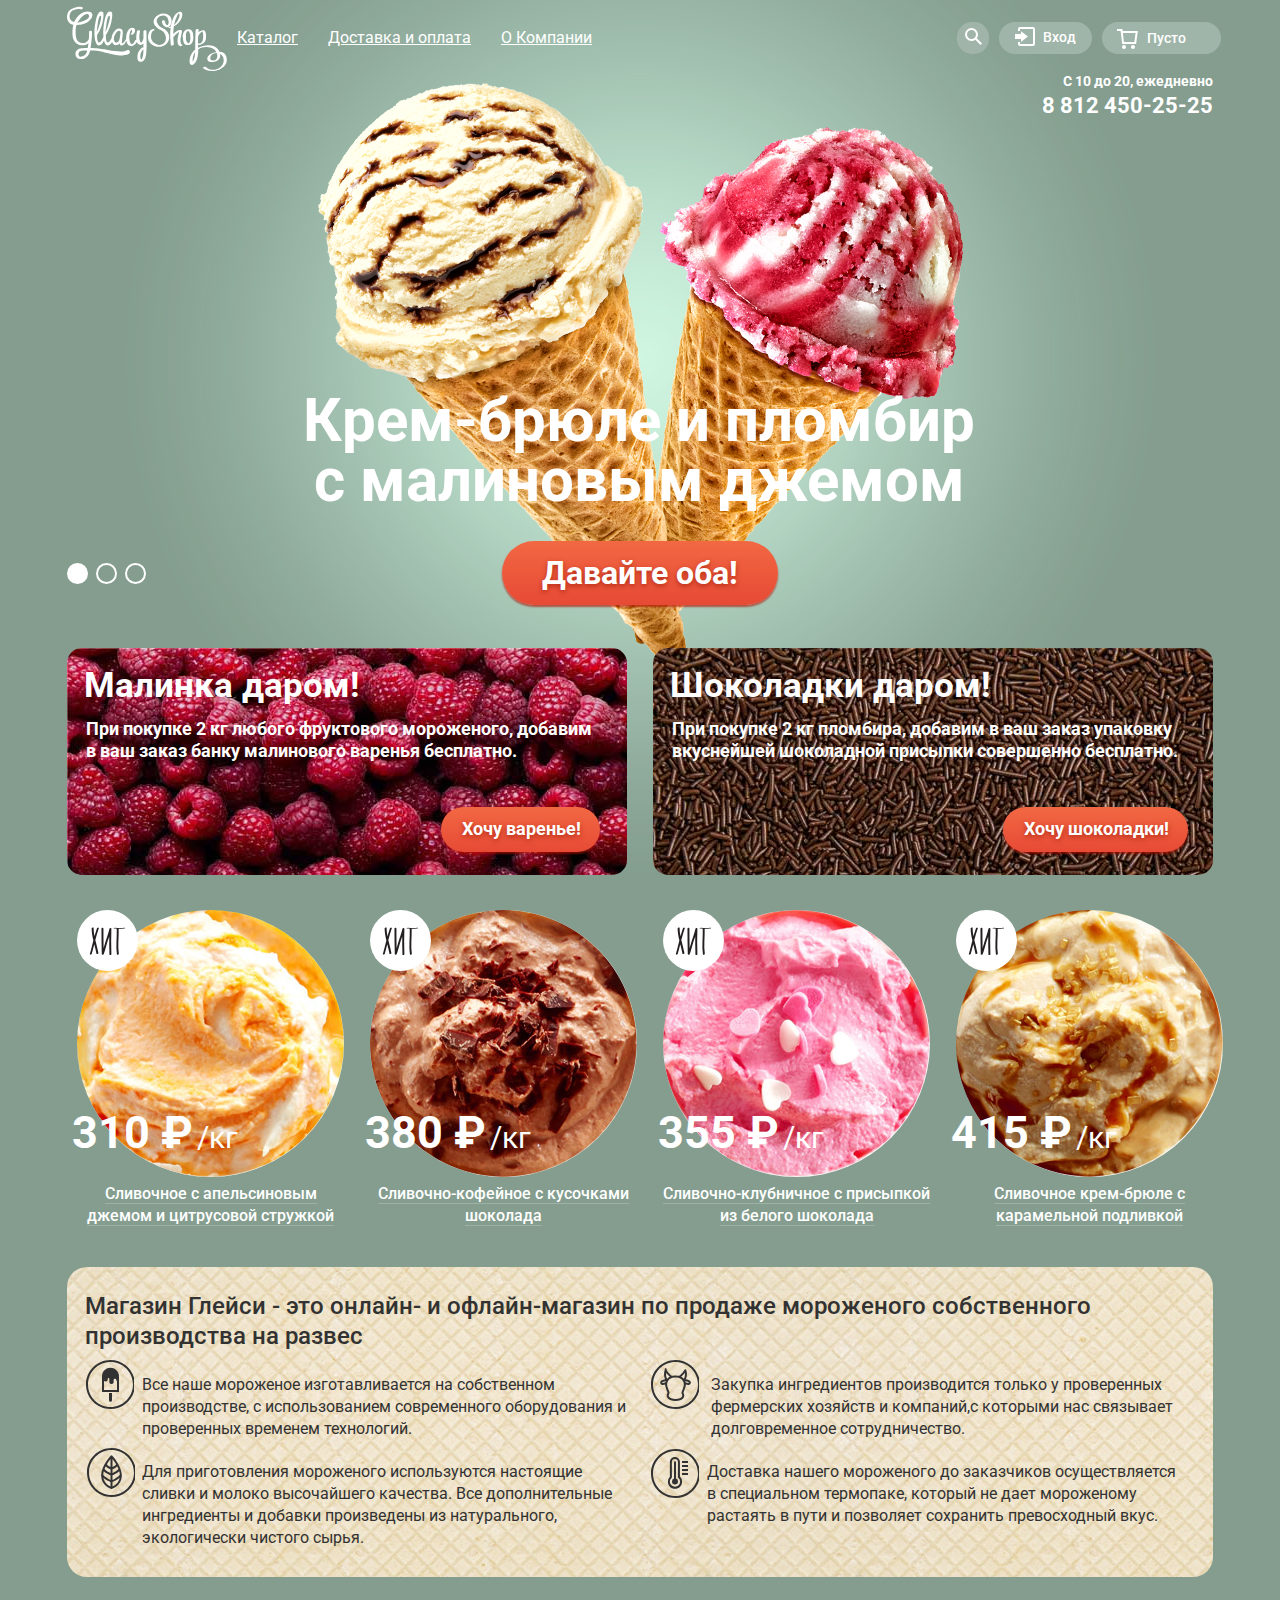
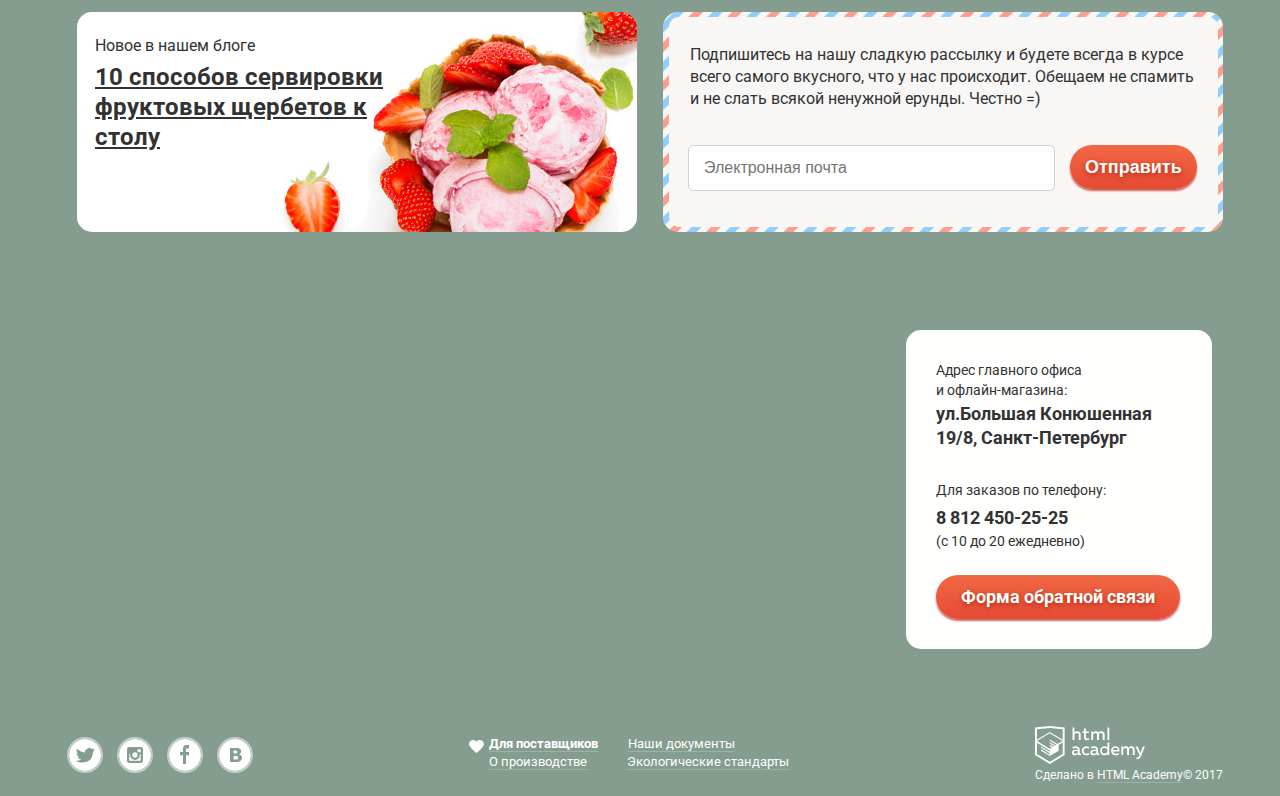
<file: index.html>
<!DOCTYPE html>
<html lang="ru">
<head>
  <meta charset="utf-8">
  <title>HTML Academy: Глейси</title>
  <link href="https://fonts.googleapis.com/css?family=Roboto:400,500,700&amp;subset=cyrillic" rel="stylesheet">
  <link href="css/normalize.css" rel="stylesheet">
  <link href="css/style.css" rel="stylesheet">
</head>
<body>
  <input class="visually-hidden" type="radio" id="product-1" name="toggle" checked>
  <input class="visually-hidden" type="radio" id="product-2" name="toggle">
  <input class="visually-hidden" type="radio" id="product-3" name="toggle">
  <div class="site-wrapper">
    <div class="container">
      <header class="main-header">
        <div class="main-navigation-wrapper">
          <div class="container">
            <nav class="main-navigation">
              <a class="main-header-logo">
                <img class="main-logo" src="img/logo.svg" width="160" height="65" alt="Логотип Glassy">
              </a>
              <ul class="main-navigation-list">
                <li class="main-navigation-item">
                  <a class="main-navigation-link" href="catalog.html">Каталог</a>
                </li>
                <li class="main-navigation-item">
                  <a class="main-navigation-link" href="delivery.html">Доставка и оплата</a>
                </li>
                <li class="main-navigation-item">
                  <a class="main-navigation-link" href="about-us.html">О Компании</a>
                </li>
              </ul>
              <section class="user-navigation">
                <h2 class="visually-hidden">Пользовательская навигация</h2>
                <ul class="user-navigation-list">
                  <li class="user-navigation-item search" tabindex="0" aria-label="Поиск">
                    <svg class="user-navigation-search-icon" xmlns="http://www.w3.org/2000/svg" xmlns:xlink="http://www.w3.org/1999/xlink" width="17" height="17"
                    viewBox="0 0 17 17"><path d="M16.958 15.527L11.75 10.32A6.455 6.455 0 0 0 13 6.5 6.5 6.5 0
                     1 0 6.5 13a6.465 6.465 0 0 0 3.839-1.263l5.205 5.204 1.414-1.414zM6.5 11C4.019 11 2 8.981 2 6.5S4.019
                     2 6.5 2 11 4.019 11 6.5 8.981 11 6.5 11z"/>
                    </svg>
                    <div class ="form-search-container">
                      <form class="user-navigation-form form-search" action="https://echo.htmlacademy.ru" method="get">
                        <label for="input-search" class="visually-hidden">Форма поиска</label>
                        <input class="user-navigation-input" type="search" name="search" id="input-search" placeholder="Что ищем?">
                      </form>
                    </div>
                  </li>
                  <li class="user-navigation-item login" tabindex="0">Вход
                    <svg class="user-navigation-login-icon" xmlns="http://www.w3.org/2000/svg" xmlns:xlink="http://www.w3.org/1999/xlink" width="21" height="19"
                     viewBox="0 0 21 19"><g><path d="M6 14.875L12.917 9.5 6 4.125v2.917H-.042v4.917H6z"/><path d="M18
                        0H5C3.9 0 3 .9 3 2v2h2V2h13v15H5v-2H3v2c0 1.1.9 2 2 2h13c1.1 0 2-.9 2-2V2c0-1.1-.9-2-2-2z"/></g>
                    </svg>
                    <div class ="form-login-container">
                      <form class="user-navigation-form form-login" action="https://echo.htmlacademy.ru" method="get">
                        <label for="user-navigation-email" class="visually-hidden">Введите свою почту</label>
                        <input class="user-navigation-input" type="email" id="user-navigation-email" name="e-mail" placeholder="Электронная почта">
                        <label for="user-navigation-password" class="visually-hidden">Введите пароль</label>
                        <input class="user-navigation-input" type="password" id="user-navigation-password" name="password" placeholder="Пароль">
                        <button class="btn user-navigation-button" type="submit">Войти</button>
                        <div class="user-navigation-links">
                          <a class="user-navigation-link-top" href="#">Забыли пароль?</a>
                          <a class="user-navigation-link-bottom" href="#">Новая регистрация</a>
                          <div class="modal-close">
                          </div>
                        </div>
                      </form>
                    </div>
                  </li>
                  <li class="user-navigation-item basket" tabindex="0">Пусто
                    <svg class="user-navigation-basket-icon" xmlns="http://www.w3.org/2000/svg" width="21" height="20" viewBox="0 0 21 20"><g><path d="M5.657 2.031L5.422 0H0v2h3.64l1.5 13h13.988l1.699-12.969H5.657zM17.372 13H6.922L5.888 4.031h12.66L17.372 13z"/><circle cx="6.984" cy="18" r="2"/><circle cx="15.984" cy="18" r="2"/></g>
                    </svg>
                    <form class="user-navigation-form form-basket" action="https://echo.htmlacademy.ru" method="get">
                    </form>
                  </li>
                </ul>
              </section>
            </nav>
            <div class="schedule">
              <span class="shedule-item clock">С 10 до 20, ежедневно</span>
              <span class="shedule-item phone">8 812 450-25-25</span>
            </div>
          </div>
        </div>
      </header>
      <main class="container">
        <section class="slider">
          <div class="slider-controls">
            <label class="slider-controls-1" for="product-1">Первый</label>
            <label class="slider-controls-2" for="product-2">Второй</label>
            <label class="slider-controls-3" for="product-3">Третий</label>
          </div>
          <ul class="slider-list">
          <li class="slider-item slide" id="slide1">
            <h3 class="slide-title">
              Крем-брюле и пломбир с малиновым джемом
            </h3>
            <a class="slide-button btn" href="#">Давайте оба!</a>
          </li>
          <li class="slider-item slide" id="slide2">
            <h3 class="slide-title">
              Шоколадный пломбир и лимонный сорбет
            </h3>
            <a class="slide-button btn" href="#">Давайте оба!</a>
          </li>
          <li class="slider-item slide" id="slide3">
            <h3 class="slide-title">
              Пломбир с помадкой и клубничный щербет
            </h3>
            <a class="slide-button btn" href="#">Давайте оба!</a>
          </li>
        </ul>
      </section>
      <section class="promotions container">
        <h2 class="visually-hidden">Промо-блоки</h2>
        <article class="promotions-banner raspberry">
          <h2 class="promotions-banner-title">Малинка даром!</h2>
          <p class="promotions-banner-text">При покупке 2 кг любого фруктового мороженого,
            добавим в ваш заказ банку малинового варенья бесплатно.</p>
            <a class="promotions-banner-button btn" href="#">Хочу варенье!</a>
        </article>
        <article class="promotions-banner chocolate">
          <h2 class="promotions-banner-title">Шоколадки даром!</h2>
          <p class="promotions-banner-text">При покупке 2 кг пломбира, добавим в ваш заказ упаковку
          вкуснейшей шоколадной присыпки совершенно бесплатно.</p>
          <a class="promotions-banner-button btn" href="#">Хочу шоколадки!</a>
        </article>
      </section>
      <section class="hit-products">
        <h2 class="visually-hidden">Популярные продукты</h2>
        <article class="catalog-item">
          <a class="catalog-item-link" href="#">
            <img class="catalog-item-image" src="img/catalog-item-1.jpg" alt="Сливочное с апельсиновым джемом" width="267" height="267">
            <p class="catalog-item-price-container">
              <span class="catalog-item-price bold">310 ₽</span>
              <span class="catalog-item-weight">/кг</span>
            </p>
            <a class="catalog-item-text">Сливочное с апельсиновым джемом и цитрусовой стружкой</a>
          </a>
          <div class="catalog-item-mask">
            <a class="btn mask-button" href="#">Быстрый просмотр</a>
          </div>
        </article>
        <article class="catalog-item">
          <a class="catalog-item-link" href="#">
            <img class="catalog-item-image" src="img/catalog-item-2.jpg" alt="Сливочно-кофейное" width="267" height="267">
            <p class="catalog-item-price-container">
              <span class="catalog-item-price bold">380 ₽</span>
              <span class="catalog-item-weight">/кг</span>
            </p>
            <a class="catalog-item-text">Сливочно-кофейное с кусочками шоколада</a>
          </a>
          <div class="catalog-item-mask">
            <a class="btn mask-button" href="#">Быстрый просмотр</a>
          </div>
        </article>
        <article class="catalog-item">
          <a class="catalog-item-link" href="#">
            <img class="catalog-item-image" src="img/catalog-item-3.jpg" alt="Сливочно-клубничное" width="267" height="267">
            <p class="catalog-item-price-container">
              <span class="catalog-item-price bold">355 ₽</span>
              <span class="catalog-item-weight">/кг</span>
            </p>
            <a class="catalog-item-text">Сливочно-клубничное с присыпкой из белого шоколада</a>
          </a>
          <div class="catalog-item-mask">
            <a class="btn mask-button" href="#">Быстрый просмотр</a>
          </div>
        </article>
        <article class="catalog-item">
          <a class="catalog-item-link" href="#">
            <img class="catalog-item-image" src="img/catalog-item-4.jpg" alt="Сливочное крем-брюле" width="267" height="267">
            <p class="catalog-item-price-container">
              <span class="catalog-item-price bold">415 ₽</span>
              <span class="catalog-item-weight">/кг</span>
            </p>
            <a class="catalog-item-text">Сливочное крем-брюле с карамельной подливкой</a>
          </a>
          <div class="catalog-item-mask">
            <a class="btn mask-button" href="#">Быстрый просмотр</a>
          </div>
        </article>
      </section>
      <section class="about-us">
        <h2 class="visually-hidden">О нас</h2>
        <h3 class="about-us-title">Магазин Глейси - это онлайн- и офлайн-магазин по продаже мороженого
        собственного производства на развес</h3>
        <ul class="about-us-list">
          <li class="about-us-item ice">
            <p class="about-us-item-text">
              Все наше мороженое изготавливается на собственном производстве, с использованием
              современного оборудования и проверенных временeм технологий.
            </p>
          </li>
          <li class="about-us-item cow">
            <p class="about-us-item-text">
            Закупка ингредиентов производится только у
            проверенных фермерских хозяйств и компаний,с которыми нас
            связывает долговременное сотрудничество.
            </p>
          </li>
          <li class="about-us-item eco">
            <p class="about-us-item-text">
            Для приготовления мороженого используются
            настоящие сливки и молоко высочайшего качества.
            Все дополнительные ингредиенты и добавки произведены из натурального,
            экологически чистого сырья.
            </p>
          </li>
          <li class="about-us-item themperature">
            <p class="about-us-item-text">
            Доставка нашего мороженого до заказчиков
            осуществляется в специальном термопаке, который не дает мороженому
            растаять в пути и позволяет сохранить превосходный вкус.
            </p>
          </li>
        </ul>
      </section>
      <section class="our-news">
        <div class="our-news-blog">
          <h4 class="our-news-blog-title">Новое в нашем блоге</h4>
          <a class="our-news-blog-link" href="news.html">10 способов сервировки фруктовых щербетов к столу</a>
        </div>
        <div class="our-news-mail">
          <p class="our-news-mail-title">Подпишитесь на нашу сладкую рассылку и будете всегда в курсе всего самого вкусного,
          что у нас происходит. Обещаем не спамить и не слать всякой ненужной ерунды. Честно =)</p>
          <form class="user-news-mail-form" action="https://echo.htmlacademy.ru" method="get">
            <label for="our-news-email" class="visually-hidden">Введите почту</label>
            <input class="our-news-input" type="email" id="our-news-email" placeholder="Электронная почта">
            <button class="our-news-button btn" type="submit" value="Отправить">Отправить</button>
          </form>
        </div>
      </section>
      <section class="map">
        <iframe src="https://www.google.com/maps/embed?pb=!1m10!1m8!1m3!1d3997.182056422217!2d30.331536630749515!3d59.93892818390162!3m2!1i1024!2i768!4f13.1!5e0!3m2!1sru!2sru!4v1459377073462" style="border: 0" allowfullscreen="" width="1200" height="429" frameborder="0">
        </iframe>
        <h2 class="visually-hidden">Как до нас добраться</h2>
        <div class="contacts">
          <h2 class="visually-hidden">Наши контакты</h2>
          <p class="adress adress-main">Адрес главного офиса и офлайн-магазина:</p>
            <span class="adress-bold">ул.Большая Конюшенная 19/8, Санкт-Петербург</span>
            <span class="adress description-for-order">Для заказов по телефону:</span>
            <span class="phone">8 812 450-25-25</span>
            <p class="working-time">(с 10 до 20 ежедневно)</p>
            <a class="contacts-button btn" href="#">Форма обратной связи</a>
        </div>
      </section>
    </main>
    <footer class="main-footer">
      <div class="container">
        <div class="social">
          <ul class="social-list">
            <li class="social-item">
              <a class="social-link twitter" href="#" aria-label="Twitter">
                <svg class="social-icon tw" xmlns="http://www.w3.org/2000/svg" width="32" height="32" viewBox="0 0 32 32"><path d="M16 0C7.164 0 0 7.164 0 16c0 8.837 7.164 16 16 16 8.837 0 16-7.163 16-16 0-8.836-7.163-16-16-16zm7.944 12.809c-.251 6.516-3.463 10.832-10.992 10.702h-.486c-.447 0-4.543-.443-5.344-1.823 2.479.19 4.247-.406 5.12-1.136-1.048-.289-2.923-.461-3.251-2.848.384.104.618.221 1.299.113-1.307-.824-2.758-1.519-2.679-3.643.311.317 1.164.518 1.46.457-.768-.233-2.149-3.244-.974-4.781 1.984 1.79 4.075 3.482 7.804 3.643.227-2.214 1.24-3.699 3.168-4.325 1.84-.479 3.255.26 3.901 1.138.737-.224 1.453-.466 2.193-.685-.004.833-.569 1.463-.935 1.709.747.165 1.423-.475 1.423-.475-.184.963-1.094 1.725-1.707 1.954z"/>
                </svg>
              </a>
            </li>
            <li class="social-item">
              <a class="social-link instagram" href="#" aria-label="Instagram">
                <svg class="social-icon insta" xmlns="http://www.w3.org/2000/svg" width="32" height="32" viewBox="0 0 32 32"><g><path d="M20.916 16a4.938 4.938 0 1 1-9.877 0c0-.394.051-.773.138-1.14h-.897v6.838h11.396V14.86h-.897c.086.367.137.746.137 1.14z"/><path d="M15.978 18.659c1.466 0 2.659-1.193 2.659-2.659s-1.193-2.659-2.659-2.659c-1.466 0-2.659 1.193-2.659 2.659s1.192 2.659 2.659 2.659zM18.637 10.302h3.039v3.039h-3.039z"/><path d="M16 0C7.164 0 0 7.164 0 16c0 8.837 7.164 16 16 16 8.837 0 16-7.163 16-16 0-8.836-7.163-16-16-16zm7.955 21.698a2.285 2.285 0 0 1-2.279 2.279H10.279A2.285 2.285 0 0 1 8 21.698V10.302a2.286 2.286 0 0 1 2.279-2.279h11.396a2.286 2.286 0 0 1 2.279 2.279v11.396z"/></g>
                </svg>
              </a>
            </li>
            <li class="social-item">
              <a class="social-link facebook" href="#" aria-label="Facebook">
                <svg class="social-icon fb" xmlns="http://www.w3.org/2000/svg" width="32" height="32" viewBox="0 0 32 32"><path
                  d="M16 0C7.164 0 0 7.163 0 16s7.164 16 16 16c8.837 0 16-7.164 16-16S24.837 0 16 0zm4.062
                   9.455h-3.021v3.444h3.021v3.445h-3.021v8.61H14.02v-8.61H11v-3.445h3.021V9.455c0-1.902
                    1.353-3.445 3.021-3.445h3.021v3.445z"/>
                </svg>
              </a>
            </li>
            <li class="social-item">
              <a class="social-link vkontakte" href="#" aria-label="Vkontakte">
                <svg class="social-icon vk" xmlns="http://www.w3.org/2000/svg" width="32" height="32" viewBox="0 0 32 32"><g><path d="M16.637 14.495c.402-.019.719-.082.951-.188.326-.145.54-.33.641-.559.101-.229.15-.496.15-.797 0-.232-.058-.465-.174-.697-.116-.232-.322-.405-.617-.517-.264-.1-.592-.155-.984-.165a76.242 76.242 0 0 0-1.652-.014h-.339v2.965h.565c.571 0 1.057-.009 1.459-.028zM18.118 17.084c-.282-.081-.672-.125-1.166-.132a127.97 127.97 0 0 0-1.55-.009h-.79v3.493h.264c1.014 0 1.74-.003 2.18-.009a3.2 3.2 0 0 0 1.212-.245c.377-.157.633-.364.774-.625s.214-.562.214-.9c0-.446-.088-.788-.261-1.03-.17-.241-.464-.423-.877-.543z"/><path d="M16 0C7.164 0 0 7.164 0 16c0 8.837 7.164 16 16 16 8.837 0 16-7.163 16-16 0-8.836-7.163-16-16-16zm6.602 20.531a3.73 3.73 0 0 1-1.124 1.327c-.552.415-1.161.71-1.823.886s-1.501.264-2.519.264h-6.121V8.987h5.443c1.13 0 1.957.038 2.48.113a5.126 5.126 0 0 1 1.561.5c.533.27.929.632 1.189 1.087.26.455.392.975.392 1.558 0 .678-.179 1.278-.536 1.795-.358.518-.863.92-1.517 1.208v.075c.917.182 1.642.559 2.179 1.13.537.571.807 1.325.807 2.261 0 .678-.138 1.283-.411 1.817z"/></g>
                </svg>
               </a>
             </li>
           </ul>
         </div>
         <div class="footer-menu">
           <ul class="footer-list">
             <li class="footer-item">
               <a href="#" class="footer-link bold">Для поставщиков</a>
             </li>
             <li class="footer-item">
               <a href="#" class="footer-link">Наши документы</a>
             </li>
             <li class="footer-item">
               <a href="#" class="footer-link">О производстве</a>
             </li>
             <li class="footer-item">
               <a href="#" class="footer-link">Экологические стандарты</a>
             </li>
           </ul>
         </div>
         <div class="footer-copyright">
           <p class="footer-copyright-logo">
             <img class="copyright-logo" src="img/logo-htmlacademy.svg" alt="Логотип HTMLAcademy" width="110" height="42">
           </p>
           <p class="footer-copyright-text">Сделано в <a class="footer-copyright-link" href="index.html">HTML Academy</a>© 2017</p>
         </div>
       </div>
     </footer>
     <section class="modal modal-window">
       <h2 class="visually-hidden">Модальное окно:</h2>
       <form class="feedback-form" action="https://echo.htmlacademy.ru" method="get">
         <h3 class="feedback-form-title bold">Мы обязательно Вам ответим!</h3>
         <label for="feedback-form-name" class="visually-hidden">Ваше имя:</label>
         <input class="feedback-form-input" type="text" placeholder="Как вас зовут?" id="feedback-form-name" autofocus required>
         <label for="feedback-form-mail" class="visually-hidden">Ваша почта:</label>
         <input class="feedback-form-input" type="email" id="feedback-form-mail" placeholder="Ваша почта для ответа?" required>
         <textarea class="feedback-form-textarea" name="textarea" cols="15" rows="6" placeholder="Напишите что-нибудь..." required></textarea>
         <button class="btn modal-button" type="submit">Отправить</button>
         <button class="modal-close" type="button">Закрыть</button>
       </form>
     </section>
    </div>
  </div>
  <script>
    var link = document.querySelector(".login");
    var popup = document.querySelector(".form-login-container");
    var close = popup.querySelector(".modal-close");
    var form = popup.querySelector("form-login");
    var email = popup.querySelector("[e-mail]");
    var password = popup.querySelector("[name=password]");
    var storage = localStorage.getItem("email");

    var search = document.querySelector(".search");
    var modal = document.querySelector(".form-search-container");
    /*var closesearch = modal.querySelector(".modal-search-close");*/
    /*var formsearch = modal.querySelector("form-search");*/
    var fieldfocus = modal.querySelector("[name=search]");
    var storagesearch = localStorage.getItem("search");
    link.addEventListener("click", function (evt) {
    evt.preventDefault();
    popup.classList.add("form-login-show");

    if (storage) {
        email.value = storage;
        password.focus();
      } else {
        email.focus();
      }
    });
    close.addEventListener("click", function (evt) {
    evt.preventDefault();
    popup.classList.remove("form-login-show");
    popup.classList.remove("modal-error");
    email.focus();
    });

    form.addEventListener("submit", function (evt) {
      if (!email.value || !password.value) {
        evt.preventDefault();
        popup.classList.remove("modal-error");
        popup.offsetWidth = popup.offsetWidth;
        popup.classList.add("modal-error");
      } else {
        localStorage.setItem("email", email.value);
      }
    });

    window.addEventListener("keydown", function (evt) {
    if (evt.keyCode === 27) {
      if (popup.classList.contains("form-login-show")) {
        popup.classList.remove("form-login-show");
        popup.classList.remove("modal-error");
      }
    }
  });
/*
  search.addEventListener("click", function (evt) {
    evt.preventDefault();
    modal.classList.add("form-search-show");
  });

  if (storagesearch)) {
        search.value = storagesearch;
        fieldfocus.focus();
    });

  closesearch.addEventListener("click", function (evt) {
    evt.preventDefault();
    modal.classList.remove("form-search-show");
    modal.classList.remove("form-search-error");
  });

 formsearch.addEventListener("submit", function (evt) {
    if (!search.value) {
          evt.preventDefault();
          modal.classList.remove("form-search-error");
          modal.offsetWidth = modal.offsetWidth;
          modal.classList.add("form-search-error");
        } else {
      localStorage.setItem("search", search.value);
    }
  });

  window.addEventListener("keydown", function (evt) {
    if (evt.keyCode === 27) {
      if (modal.classList.contains("form-search-show")) {
        modal.classList.remove("form-search-show");
        modal.classList.remove("form-search-error");
      }
    }
  });*/
  </script>
</body>
</html>
</file>
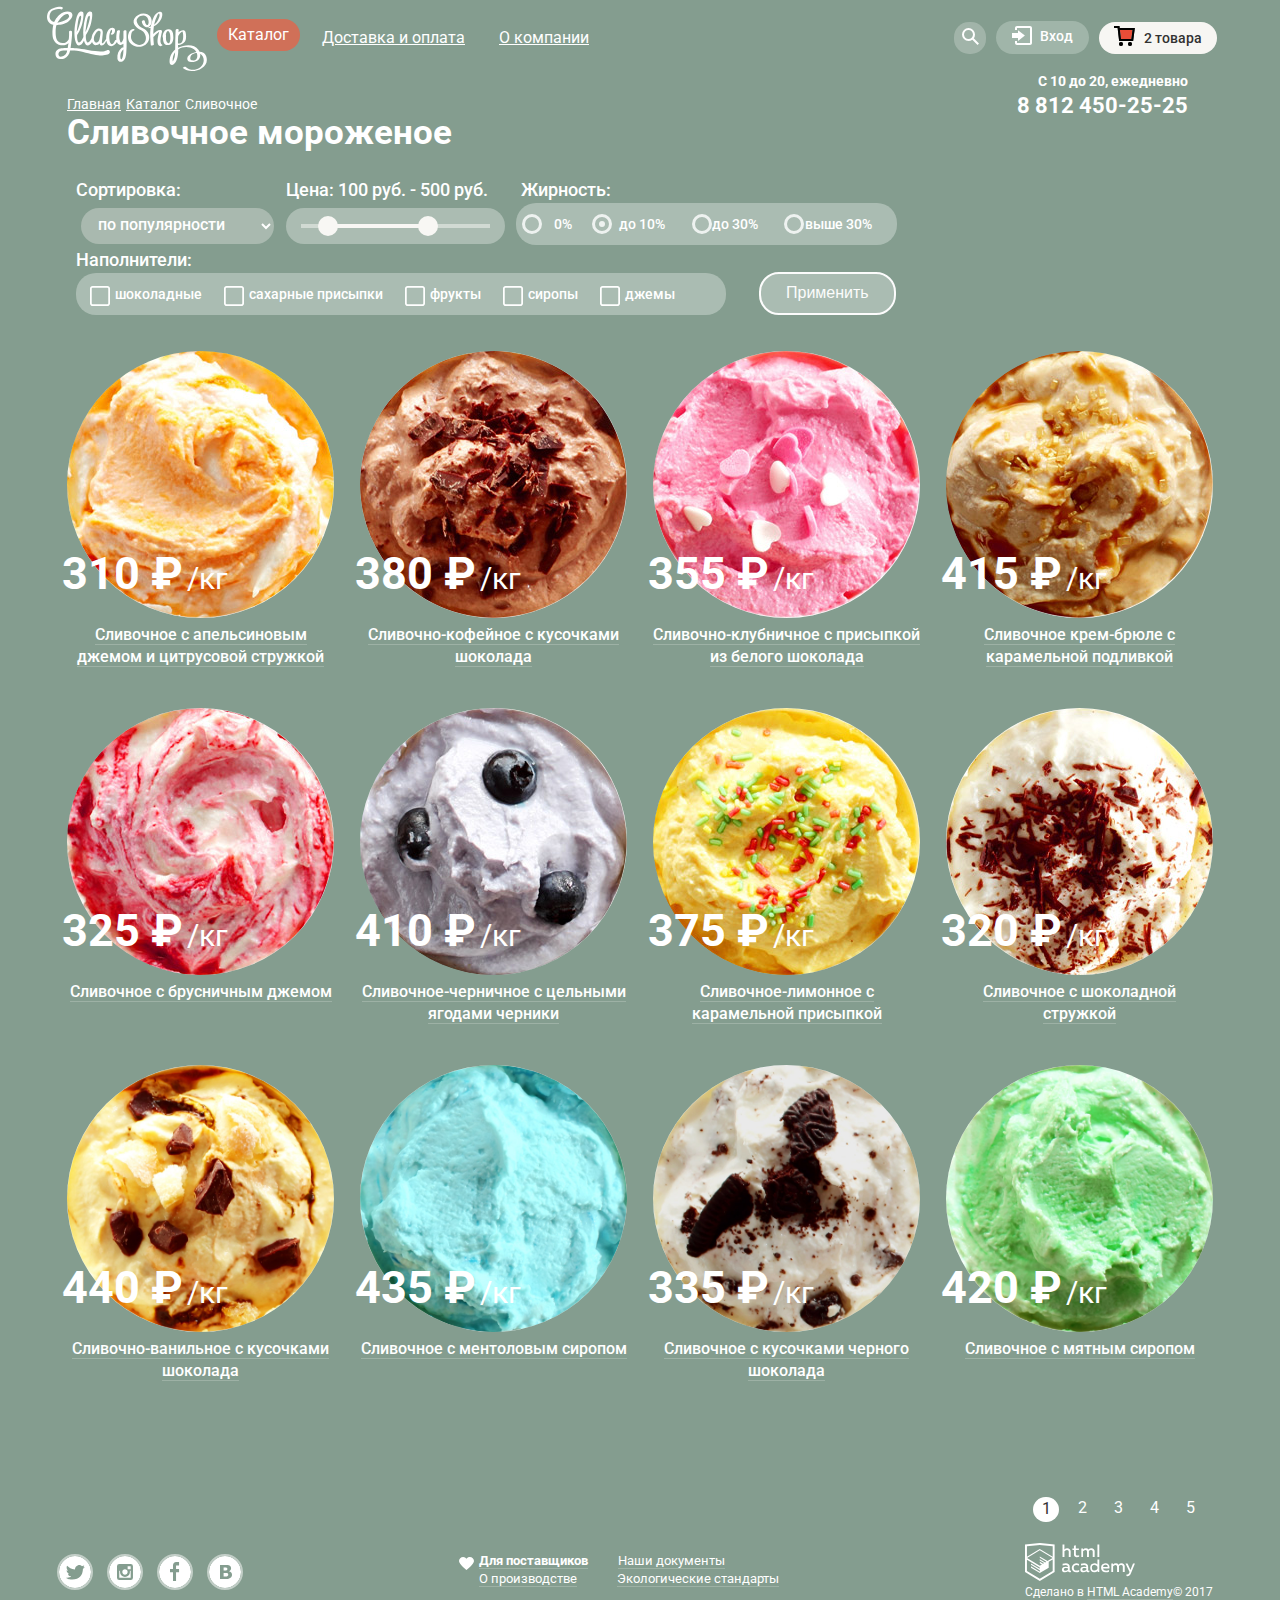
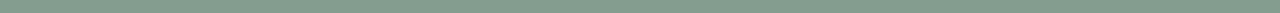
<file: catalog.html>
<!DOCTYPE html>
<html lang="ru">
  <head>
    <meta charset="utf-8">
    <title>HTML Academy: Глейси</title>
    <link href="https://fonts.googleapis.com/css?family=Roboto:400,500,700&amp;subset=cyrillic" rel="stylesheet">
    <link href="css/normalize.css" rel="stylesheet">
    <link href="css/style.css" rel="stylesheet">
  </head>
  <body class="inner-page">
    <header class="main-header container">
      <div class="main-navigation-wrapper">
        <div class="container">
          <nav class="main-navigation">
            <a class="main-header-logo">
              <img class="main-logo" src="img/logo.svg" width="160" height="65" alt="Логотип Glassy">
            </a>
            <ul class="main-navigation-list">
              <li class="main-navigation-item">
                <a class="main-navigation-link catalog-link-current" href="catalog.html">Каталог</a>
              </li>
              <li class="main-navigation-item">
                <a class="main-navigation-link" href="delivery.html">Доставка и оплата</a>
              </li>
              <li class="main-navigation-item">
                <a class="main-navigation-link" href="about-us.html">О компании</a>
              </li>
            </ul>
            <section class="user-navigation">
              <h2 class="visually-hidden">Пользовательская навигация</h2>
              <ul class="user-navigation-list">
                <li class="user-navigation-item search" tabindex="0" aria-label="Поиск">
                  <svg class="user-navigation-search-icon" xmlns="http://www.w3.org/2000/svg" xmlns:xlink="http://www.w3.org/1999/xlink" width="17" height="17"
                  viewBox="0 0 17 17"><path d="M16.958 15.527L11.75 10.32A6.455 6.455 0 0 0 13 6.5 6.5 6.5 0
                   1 0 6.5 13a6.465 6.465 0 0 0 3.839-1.263l5.205 5.204 1.414-1.414zM6.5 11C4.019 11 2 8.981 2 6.5S4.019
                   2 6.5 2 11 4.019 11 6.5 8.981 11 6.5 11z"/>
                  </svg>
                  <div class ="form-search-container">
                    <form class="user-navigation-form form-search" action="https://echo.htmlacademy.ru" method="get">
                      <label for="input-search" class="visually-hidden">Форма поиска</label>
                      <input class="user-navigation-input" type="search" name="search" id="input-search" placeholder="Что ищем?">
                    </form>
                  </div>
                </li>
                <li class="user-navigation-item login" tabindex="0">Вход
                  <svg class="user-navigation-login-icon" xmlns="http://www.w3.org/2000/svg" xmlns:xlink="http://www.w3.org/1999/xlink" width="21" height="19"
                   viewBox="0 0 21 19"><g><path d="M6 14.875L12.917 9.5 6 4.125v2.917H-.042v4.917H6z"/><path d="M18
                      0H5C3.9 0 3 .9 3 2v2h2V2h13v15H5v-2H3v2c0 1.1.9 2 2 2h13c1.1 0 2-.9 2-2V2c0-1.1-.9-2-2-2z"/></g>
                  </svg>
                  <div class ="form-login-container">
                    <form class="user-navigation-form form-login" action="https://echo.htmlacademy.ru" method="get">
                      <label for="user-navigation-email" class="visually-hidden">Введите свою почту</label>
                      <input class="user-navigation-input" type="email" id="user-navigation-email" name="e-mail" placeholder="Электронная почта">
                      <label for="user-navigation-password" class="visually-hidden">Введите пароль</label>
                      <input class="user-navigation-input" type="password" id="user-navigation-password" name="password" placeholder="Пароль">
                      <button class="btn user-navigation-button" type="submit">Войти</button>
                      <div class="user-navigation-links">
                        <a class="user-navigation-link-top" href="#">Забыли пароль?</a>
                        <a class="user-navigation-link-bottom" href="#">Новая регистрация</a>
                        <div class="modal-close">
                        </div>
                      </div>
                    </form>
                  </div>
                </li>
                <li class="user-navigation-item basket" tabindex="0">2 товара
                  <h2 class="visually-hidden">Пусто</h2>
                  <svg class="user-navigation-basket-icon" xmlns="http://www.w3.org/2000/svg" width="21" height="20" viewBox="0 0 21 20"><g><path d="M5.657 2.031L5.422 0H0v2h3.64l1.5 13h13.988l1.699-12.969H5.657zM17.372 13H6.922L5.888 4.031h12.66L17.372 13z"/><circle cx="6.984" cy="18" r="2"/><circle cx="15.984" cy="18" r="2"/></g>
                  </svg>
                  <form class="user-navigation-form form-basket" action="https://echo.htmlacademy.ru" method="get">
                    <table class="user-navigation-basket-list">
                      <tr class="user-navigation-basket-item">
                        <td class="basket-cross-icon">
                          <img src="img/cross-small.svg" alt="крестик" width="11" height="11">
                        </td>
                        <td>
                          <a class="basket-mini-ice" href="#">
                            <img class="basket-mini-ice-image" src="img/catalog-item-1.jpg" alt="Пломбир" width="30" height="30">
                          </a>
                        </td>
                        <td class="basket-title">Пломбир с апельсиновым джемом</td>
                        <td class="basket-weight">1,5кг х </td>
                        <td class="basket-price">200 руб.</td>
                        <td class="basket-sum">300 руб.</td>
                      </tr>
                      <tr class="user-navigation-basket-item">
                        <td class="basket-cross-icon">
                          <img src="img/cross-small.svg" alt="крестик" width="11" height="11">
                        </td>
                        <td>
                          <a class="basket-mini-ice" href="#">
                            <img class="basket-mini-ice-image" src="img/catalog-item-3.jpg" alt="Пломбир" width="30" height="30">
                          </a>
                        </td>
                        <td class="basket-title">Клубничный пломбир с присыпкой из белого шоколада</td>
                        <td class="basket-weight">1,5кг х </td>
                        <td class="basket-price">300 руб.</td>
                        <td class="basket-sum">450 руб.</td>
                      </tr>
                      <tr class="basket-main-sum">
                        <td>Итого: 750 руб.</td>
                      </tr>
                      <tr class="basket-btn">
                        <td><input type="submit" class="btn basket-button"  id="user-navigation-basket" value="Отправить"></td>
                      </tr>
                    </table>
                  </form>
                </li>
              </ul>
            </section>
          </div>
        </div>
      </nav>
      <div class="schedule">
        <span class="shedule-item clock">С 10 до 20, ежедневно</span>
        <span class="shedule-item phone">8 812 450-25-25</span>
      </div>
    </header>
    <main class="container">
      <ul class="breadcrumbs-list">
        <li class="breadcrumbs-item">
          <a class="breadcrumbs-link" href="index.html">Главная</a>
        </li>
        <li class="breadcrumbs-item">
          <a class="breadcrumbs-link" href="catalog.html">Каталог</a>
        </li>
        <li class="breadcrumbs-item">
          <a class="breadcrumbs-link current" href="catalog.html">Сливочное</a>
        </li>
      </ul>
      <h1 class="main-title">Сливочное мороженое</h1>
      <section class="filters">
        <h2 class="visually-hidden">Фильтр товаров</h2>
        <form class="filters-form" action="https://echo.htmlacademy.ru" method="get">
          <fieldset class="filters-group sorting-form">
            <legend class="filters-sorting-title">Сортировка:</legend>
            <select class="filters-sorting-list" name="multiple-list">
              <option class="filters-sorting-item" value="popular">по популярности</option>
              <option class="filters-sorting-item" value="cheap">сначала недорогие</option>
              <option class="filters-sorting-item" value="expensive">сначала дорогие</option>
              <option class="filters-sorting-item" value="fat">по жирности</option>
            </select>
          </fieldset>
          <fieldset class="filters-group price-form">
            <legend class="filters-price-title">Цена: 100 руб. - 500 руб.</legend>
            <div class="filters-price-item" tabindex="0">
              <div class="active-price-wrapper">
                <div class="active-price"></div>
              </div>
              <div class="range-toggle range-toggle-min"></div>
              <div class="range-toggle range-toggle-max"></div>
            </div>
          </fieldset>
          <fieldset class="filters-group fat-form">
            <legend class="filters-fat-title">Жирность:</legend>
            <ul class="filters-fat-list">
              <li class="filters-fat-item">
                <input class="filters-fat-input" id="choice-one" name="choice" type="radio" value="0">
                <label class="filters-fat-label" for="choice-one">0%</label>
              </li>
              <li class="filters-fat-item">
                <input class="filters-fat-input" id="choice-second" name="choice" type="radio" value="10" checked>
                <label class="filters-fat-label" for="choice-second">до 10%</label>
              </li>
              <li class="filters-fat-item">
                <input class="filters-fat-input" id="choice-third" name="choice" type="radio" value="0">
                <label class="filters-fat-label" for="choice-third">до 30%</label>
              </li>
              <li class="filters-fat-item">
                <input class="filters-fat-input" id="choice-fourth" name="choice" type="radio" value="0">
                <label class="filters-fat-label" for="choice-fourth">выше 30%</label>
              </li>
            </ul>
          </fieldset>
          <fieldset class="filters-group fillers-form">
            <legend class="filters-fillers-title">Наполнители:</legend>
            <ul class="filters-fillers-list">
              <li class="filters-fillers-item">
                <input class="filters-fillers-input" id="fillers" type="checkbox" name="chocolate" value="chocolate" checked>
                <label class="filters-fillers-label" for="fillers">
                  <img class="checkbox-off" src="img/checkbox-off.svg" alt="checkbox" width="20" height="20">
                  <img class="checkbox-on" src="img/checkbox-on.svg" alt="checkbox" width="20" height="20">
                  <span class="fillers-view">шоколадные</span>
                </label>
              </li>
              <li class="filters-fillers-item">
                <input class="filters-fillers-input" id="sugar" type="checkbox" name="sugar" value="sugar" checked>
                <label class="filters-fillers-label" for="sugar">
                  <img class="checkbox-off" src="img/checkbox-off.svg" alt="checkbox" width="20" height="20">
                  <img class="checkbox-on" src="img/checkbox-on.svg" alt="checkbox" width="20" height="20">
                  <span class="fillers-view">сахарные присыпки</span>
                </label>
              </li>
              <li class="filters-fillers-item">
                <input class="filters-fillers-input" id="fruits" type="checkbox" name="fruits" value="fruits">
                <label class="filters-fillers-label" for="fruits">
                  <img class="checkbox-off" src="img/checkbox-off.svg" alt="checkbox" width="20" height="20">
                  <img class="checkbox-on" src="img/checkbox-on.svg" alt="checkbox" width="20" height="20">
                  <span class="fillers-view">фрукты</span>
                </label>
              </li>
              <li class="filters-fillers-item">
                <input class="filters-fillers-input" id="syrup" type="checkbox" name="syrup" value="syrup">
                <label class="filters-fillers-label" for="syrup">
                  <img class="checkbox-off" src="img/checkbox-off.svg" alt="checkbox" width="20" height="20">
                  <img class="checkbox-on" src="img/checkbox-on.svg" alt="checkbox" width="20" height="20">
                  <span class="fillers-view">сиропы</span>
                </label>
              </li>
              <li class="filters-fillers-item">
                <input class="filters-fillers-input" id="jam" type="checkbox" name="jam" value="jam">
                <label class="filters-fillers-label" for="jam">
                  <img class="checkbox-off" src="img/checkbox-off.svg" alt="checkbox" width="20" height="20">
                  <img class="checkbox-on" src="img/checkbox-on.svg" alt="checkbox" width="20" height="20">
                  <span class="fillers-view">джемы</span>
                </label>
              </li>
            </ul>
            <button class="form-btn" type="submit">Применить</button>
          </fieldset>
        </form>
      </section>
      <section class="catalog">
        <h2 class="visually-hidden">Список товаров</h2>
        <article class="catalog-item">
          <a class="catalog-item-link" href="#">
            <img class="catalog-item-image" src="img/catalog-item-1.jpg" alt="Сливочное с апельсиновым джемом" width="267" height="267">
            <p class="catalog-item-price-container">
              <span class="catalog-item-price bold">310 ₽</span>
              <span class="catalog-item-weight">/кг</span>
            </p>
            <a class="catalog-item-text">Сливочное с апельсиновым джемом и цитрусовой стружкой</a>
          </a>
        </article>
        <article class="catalog-item">
          <a class="catalog-item-link" href="#">
            <img class="catalog-item-image" src="img/catalog-item-2.jpg" alt="Сливочно-кофейное" width="267" height="267">
            <p class="catalog-item-price-container">
              <span class="catalog-item-price bold">380 ₽</span>
              <span class="catalog-item-weight">/кг</span>
            </p>
            <a class="catalog-item-text">Сливочно-кофейное с кусочками шоколада</a>
          </a>
        </article>
        <article class="catalog-item">
          <a class="catalog-item-link" href="#">
            <img class="catalog-item-image" src="img/catalog-item-3.jpg" alt="Сливочно-клубничное" width="267" height="267">
            <p class="catalog-item-price-container">
              <span class="catalog-item-price bold">355 ₽</span>
              <span class="catalog-item-weight">/кг</span>
            </p>
            <a class="catalog-item-text">Сливочно-клубничное с присыпкой из белого шоколада</a>
          </a>
        </article>
        <article class="catalog-item">
          <a class="catalog-item-link" href="#">
            <img class="catalog-item-image" src="img/catalog-item-4.jpg" alt="Сливочное крем-брюле" width="267" height="267">
            <p class="catalog-item-price-container">
              <span class="catalog-item-price bold">415 ₽</span>
              <span class="catalog-item-weight">/кг</span>
            </p>
            <a class="catalog-item-text">Сливочное крем-брюле с карамельной подливкой</a>
          </a>
        </article>
        <article class="catalog-item">
          <a class="catalog-item-link" href="#">
            <img class="catalog-item-image" src="img/catalog-item-5.jpg" alt="Сливочное с брусничным" width="267" height="267">
            <p class="catalog-item-price-container">
              <span class="catalog-item-price bold">325 ₽</span>
              <span class="catalog-item-weight">/кг</span>
            </p>
            <a class="catalog-item-text">Сливочное с брусничным джемом</a>
          </a>
        </article>
        <article class="catalog-item">
          <a class="catalog-item-link" href="#">
            <img class="catalog-item-image" src="img/catalog-item-6.jpg" alt="Сливочно-черничное" width="267" height="267">
            <p class="catalog-item-price-container">
              <span class="catalog-item-price bold">410 ₽</span>
              <span class="catalog-item-weight">/кг</span>
            </p>
            <a class="catalog-item-text">Сливочное-черничное с цельными ягодами черники</a>
          </a>
        </article>
        <article class="catalog-item">
          <a class="catalog-item-link" href="#">
            <img class="catalog-item-image" src="img/catalog-item-7.jpg" alt="Сливочно-лимонное" width="267" height="267">
            <p class="catalog-item-price-container">
              <span class="catalog-item-price bold">375 ₽</span>
              <span class="catalog-item-weight">/кг</span>
            </p>
            <a class="catalog-item-text">Сливочное-лимонное с карамельной присыпкой</a>
          </a>
        </article>
        <article class="catalog-item">
          <a class="catalog-item-link" href="#">
            <img class="catalog-item-image" src="img/catalog-item-8.jpg" alt="Сливочное с шоколадной стружкой" width="267" height="267">
            <p class="catalog-item-price-container">
              <span class="catalog-item-price bold">320 ₽</span>
              <span class="catalog-item-weight">/кг</span>
            </p>
            <a class="catalog-item-text">Сливочное с шоколадной стружкой</a>
          </a>
        </article>
        <article class="catalog-item">
          <a class="catalog-item-link" href="#">
            <img class="catalog-item-image" src="img/catalog-item-9.jpg" alt="Сливочно-ванильное" width="267" height="267">
            <p class="catalog-item-price-container">
              <span class="catalog-item-price bold">440 ₽</span>
              <span class="catalog-item-weight">/кг</span>
            </p>
            <a class="catalog-item-text">Сливочно-ванильное с кусочками шоколада</a>
          </a>
        </article>
        <article class="catalog-item">
          <a class="catalog-item-link" href="#">
            <img class="catalog-item-image" src="img/catalog-item-10.jpg" alt="Сливочное с ментоловым сиропом" width="267" height="267">
            <p class="catalog-item-price-container">
              <span class="catalog-item-price bold">435 ₽</span>
              <span class="catalog-item-weight">/кг</span>
            </p>
            <a class="catalog-item-text">Сливочное с ментоловым сиропом</a>
          </a>
        </article>
        <article class="catalog-item">
          <a class="catalog-item-link" href="#">
            <img class="catalog-item-image" src="img/catalog-item-11.jpg" alt="Сливочное с кусочками черного шоколада" width="267" height="267">
            <p class="catalog-item-price-container">
              <span class="catalog-item-price bold">335 ₽</span>
              <span class="catalog-item-weight">/кг</span>
            </p>
            <a class="catalog-item-text">Сливочное с кусочками черного шоколада</a>
          </a>
        </article>
        <article class="catalog-item">
          <a class="catalog-item-link" href="#">
            <img class="catalog-item-image" src="img/catalog-item-12.jpg" alt="Сливочное с мятным сиропом" width="267" height="267">
            <p class="catalog-item-price-container">
              <span class="catalog-item-price bold">420 ₽</span>
              <span class="catalog-item-weight">/кг</span>
            </p>
            <a class="catalog-item-text">Сливочное с мятным сиропом</a>
          </a>
        </article>
      </section>
      <section class="pagination">
        <h2 class="visually-hidden">Пагинация</h2>
        <ul class="pagination-list">
          <li class="pagination-item current">
            <a href="#" class="pagination-link current">1</a>
          </li>
          <li class="pagination-item">
            <a class="pagination-link" href="#">2</a>
          </li>
          <li class="pagination-item">
            <a class="pagination-link" href="#">3</a>
          </li>
          <li class="pagination-item">
            <a class="pagination-link" href="#">4</a>
          </li>
          <li class="pagination-item">
            <a class="pagination-link" href="#">5</a>
          </li>
        </ul>
      </section>
    </main>
    <footer class="main-footer">
      <div class="container">
        <div class="social">
          <ul class="social-list">
            <li class="social-item">
              <a class="social-link twitter" href="#" aria-label="Twitter">
                <svg class="social-icon tw" xmlns="http://www.w3.org/2000/svg" width="32" height="32" viewBox="0 0 32 32"><path d="M16 0C7.164 0 0 7.164 0 16c0 8.837 7.164 16 16 16 8.837 0 16-7.163 16-16 0-8.836-7.163-16-16-16zm7.944 12.809c-.251 6.516-3.463 10.832-10.992 10.702h-.486c-.447 0-4.543-.443-5.344-1.823 2.479.19 4.247-.406 5.12-1.136-1.048-.289-2.923-.461-3.251-2.848.384.104.618.221 1.299.113-1.307-.824-2.758-1.519-2.679-3.643.311.317 1.164.518 1.46.457-.768-.233-2.149-3.244-.974-4.781 1.984 1.79 4.075 3.482 7.804 3.643.227-2.214 1.24-3.699 3.168-4.325 1.84-.479 3.255.26 3.901 1.138.737-.224 1.453-.466 2.193-.685-.004.833-.569 1.463-.935 1.709.747.165 1.423-.475 1.423-.475-.184.963-1.094 1.725-1.707 1.954z"/>
                 </svg>
               </a>
             </li>
              <li class="social-item">
                <a class="social-link instagram" href="#" aria-label="Instagram">
                  <svg class="social-icon insta" xmlns="http://www.w3.org/2000/svg" width="32" height="32" viewBox="0 0 32 32"><g><path d="M20.916 16a4.938 4.938 0 1 1-9.877 0c0-.394.051-.773.138-1.14h-.897v6.838h11.396V14.86h-.897c.086.367.137.746.137 1.14z"/><path d="M15.978 18.659c1.466 0 2.659-1.193 2.659-2.659s-1.193-2.659-2.659-2.659c-1.466 0-2.659 1.193-2.659 2.659s1.192 2.659 2.659 2.659zM18.637 10.302h3.039v3.039h-3.039z"/><path d="M16 0C7.164 0 0 7.164 0 16c0 8.837 7.164 16 16 16 8.837 0 16-7.163 16-16 0-8.836-7.163-16-16-16zm7.955 21.698a2.285 2.285 0 0 1-2.279 2.279H10.279A2.285 2.285 0 0 1 8 21.698V10.302a2.286 2.286 0 0 1 2.279-2.279h11.396a2.286 2.286 0 0 1 2.279 2.279v11.396z"/></g>
                  </svg>
                </a>
              </li>
              <li class="social-item">
                <a class="social-link facebook" href="#" aria-label="Facebook">
                  <svg class="social-icon fb" xmlns="http://www.w3.org/2000/svg" width="32" height="32" viewBox="0 0 32 32"><path
                    d="M16 0C7.164 0 0 7.163 0 16s7.164 16 16 16c8.837 0 16-7.164 16-16S24.837 0 16 0zm4.062
                     9.455h-3.021v3.444h3.021v3.445h-3.021v8.61H14.02v-8.61H11v-3.445h3.021V9.455c0-1.902
                      1.353-3.445 3.021-3.445h3.021v3.445z"/>
                   </svg>
                 </a>
               </li>
               <li class="social-item">
                 <a class="social-link vkontakte" href="#" aria-label="Vkontakte">
                   <svg class="social-icon vk" xmlns="http://www.w3.org/2000/svg" width="32" height="32" viewBox="0 0 32 32"><g><path d="M16.637 14.495c.402-.019.719-.082.951-.188.326-.145.54-.33.641-.559.101-.229.15-.496.15-.797 0-.232-.058-.465-.174-.697-.116-.232-.322-.405-.617-.517-.264-.1-.592-.155-.984-.165a76.242 76.242 0 0 0-1.652-.014h-.339v2.965h.565c.571 0 1.057-.009 1.459-.028zM18.118 17.084c-.282-.081-.672-.125-1.166-.132a127.97 127.97 0 0 0-1.55-.009h-.79v3.493h.264c1.014 0 1.74-.003 2.18-.009a3.2 3.2 0 0 0 1.212-.245c.377-.157.633-.364.774-.625s.214-.562.214-.9c0-.446-.088-.788-.261-1.03-.17-.241-.464-.423-.877-.543z"/><path d="M16 0C7.164 0 0 7.164 0 16c0 8.837 7.164 16 16 16 8.837 0 16-7.163 16-16 0-8.836-7.163-16-16-16zm6.602 20.531a3.73 3.73 0 0 1-1.124 1.327c-.552.415-1.161.71-1.823.886s-1.501.264-2.519.264h-6.121V8.987h5.443c1.13 0 1.957.038 2.48.113a5.126 5.126 0 0 1 1.561.5c.533.27.929.632 1.189 1.087.26.455.392.975.392 1.558 0 .678-.179 1.278-.536 1.795-.358.518-.863.92-1.517 1.208v.075c.917.182 1.642.559 2.179 1.13.537.571.807 1.325.807 2.261 0 .678-.138 1.283-.411 1.817z"/></g>
                  </svg>
                 </a>
               </li>
             </ul>
           </div>
        <div class="footer-menu">
          <ul class="footer-list">
            <li class="footer-item">
              <a href="#" class="footer-link bold">Для поставщиков</a>
            </li>
            <li class="footer-item">
              <a href="#" class="footer-link">Наши документы</a>
            </li>
            <li class="footer-item">
              <a href="#" class="footer-link">О производстве</a>
            </li>
            <li class="footer-item">
              <a href="#" class="footer-link">Экологические стандарты</a>
            </li>
          </ul>
        </div>
        <div class="footer-copyright">
          <p class="footer-copyright-logo">
            <img class="copyright-logo" src="img/logo-htmlacademy.svg" alt="Логотип HTMLAcademy" width="110" height="42">
          </p>
          <p class="footer-copyright-text">Сделано в <a class="footer-copyright-link" href="index.html">HTML Academy</a>© 2017</p>
        </div>
      </div>
    </footer>
    <section class="modal-windows">
      <h2 class="visually-hidden">Модальное окно:</h2>
        <form class="feedback-form" action="https://echo.htmlacademy.ru" method="get">
          <h3 class="feedback-form-title bold">Мы обязательно Вам ответим!</h3>
          <label for="feedback-form-name" class="visually-hidden">Ваше имя:</label>
          <input class="feedback-form-input" placeholder="Как вас зовут?" id="feedback-form-name" autofocus required>
          <label for="feedback-form-mail" class="visually-hidden">Ваша почта:</label>
          <input class="feedback-form-input" id="feedback-form-mail" placeholder="Ваша почта для ответа?" required>
          <textarea class="feedback-form-textarea" name="textarea" cols="15" rows="6" placeholder="Напишите что-нибудь..." required></textarea>
          <button class="btn" type="submit">Отправить</button>
        </form>
      </section>
      <script>
        var link = document.querySelector(".login");
        var popup = document.querySelector(".form-login-container");
        var close = popup.querySelector(".modal-close");
        var form = popup.querySelector("form-login");
        var email = popup.querySelector("[e-mail]");
        var password = popup.querySelector("[name=password]");
        var storage = localStorage.getItem("email");

        var search = document.querySelector(".search");
        var modal = document.querySelector(".form-search-container");
        /*var closesearch = modal.querySelector(".modal-search-close");*/
        /*var formsearch = modal.querySelector("form-search");*/
        var fieldfocus = modal.querySelector("[name=search]");
        var storagesearch = localStorage.getItem("search");
        link.addEventListener("click", function (evt) {
        evt.preventDefault();
        popup.classList.add("form-login-show");

        if (storage) {
            email.value = storage;
            password.focus();
          } else {
            email.focus();
          }
        });
        close.addEventListener("click", function (evt) {
        evt.preventDefault();
        popup.classList.remove("form-login-show");
        popup.classList.remove("modal-error");
        email.focus();
        });

        form.addEventListener("submit", function (evt) {
          if (!email.value || !password.value) {
            evt.preventDefault();
            popup.classList.remove("modal-error");
            popup.offsetWidth = popup.offsetWidth;
            popup.classList.add("modal-error");
          } else {
            localStorage.setItem("email", email.value);
          }
        });

        window.addEventListener("keydown", function (evt) {
        if (evt.keyCode === 27) {
          if (popup.classList.contains("form-login-show")) {
            popup.classList.remove("form-login-show");
            popup.classList.remove("modal-error");
          }
        }
      });
    /*
      search.addEventListener("click", function (evt) {
        evt.preventDefault();
        modal.classList.add("form-search-show");
      });

      if (storagesearch)) {
            search.value = storagesearch;
            fieldfocus.focus();
        });

      closesearch.addEventListener("click", function (evt) {
        evt.preventDefault();
        modal.classList.remove("form-search-show");
        modal.classList.remove("form-search-error");
      });

     formsearch.addEventListener("submit", function (evt) {
        if (!search.value) {
              evt.preventDefault();
              modal.classList.remove("form-search-error");
              modal.offsetWidth = modal.offsetWidth;
              modal.classList.add("form-search-error");
            } else {
          localStorage.setItem("search", search.value);
        }
      });

      window.addEventListener("keydown", function (evt) {
        if (evt.keyCode === 27) {
          if (modal.classList.contains("form-search-show")) {
            modal.classList.remove("form-search-show");
            modal.classList.remove("form-search-error");
          }
        }
      });*/
      </script>
    </body>
  </html>
</file>
<file: css/style.css>
body {
  min-width: 1200px;
  margin: 0;
  padding: 0;
  font-family: "Roboto", Arial, sans-serif;
  font-size: 16px;
  line-height: 22px;
  font-weight: 400;
  color: #ffffff;
  background-color: #849d8f;
}

img {
  max-width: 100%;
  height: auto;
}

.inner-page {
  color: #ffffff;
  background-color: #849d8f;
}

.site-wrapper {
  min-width: 1200px;
  background-color: #849d8f;
  background-image: url("../img/main-ice-1.png");
  background-repeat: no-repeat;
  background-position: top center;
  transition: background-image 0.5s ease, background-color 0.5s ease;
}

.filters-group {
  border: none;
}

.visually-hidden {
  position: absolute;
  clip: rect(1px, 1px, 1px, 1px);
  padding:0;
  border:0;
  height: 1px;
  width: 1px;
  overflow: hidden;
}

.visually-hidden:not(:focus):not(:active),
input[type="checkbox"].visually-hidden,
input[type="radio"].visually-hidden {
  position: absolute;
  width: 1px;
  height: 1px;
  margin: -1px;
  border: 0;
  padding: 0;
  white-space: nowrap;
  clip: rect(0 0 0 0);
  overflow: hidden;
}

.main-header {
  margin-bottom: 270px;
  position: relative;
}

.main-navigation {
  display: flex;
  justify-content: space-between;
  align-items: center;
  font-size: 16px;
  line-height: 18px;
  color: #ffffff;
  background-color: transparent;
}

.main-navigation-list {
  display: flex;
  flex-wrap: wrap;
  justify-content: space-between;
  width: 375px;
  margin: 0;
  margin-top: 0px;
  padding: 0;
  list-style: none;
}

.user-navigation-list {
  display: flex;
  flex-wrap: wrap;
  min-width: 267px;
  margin: 0;
  padding: 0;
  margin-top: 0px;
  margin-left: 355px;
  list-style: none;
}

.user-navigation-form {
  position: relative;
}

.basket-cross-icon {
  margin-left: 0px;
  margin-top: 5px;
}

.basket-mini-ice-image {
  padding: 0;
  border-radius: 50%;
}

.user-navigation-item {
  font-size: 14px;
  line-height: 16px;
  font-weight: 500;
}

.search {
  position: relative;
  width: 32px;
  min-height: 32px;
  background: #a1b4a9;
  margin-top: 0px;
  margin-left: 0px;
  border-radius: 15px;
}

.search:hover {
  color: #000;
  background: #f8f7f4;
}

.user-navigation-search-icon {
  fill: #fff;
  position: absolute;
  top: 6px;
  left: 8px;
}

.search:hover .user-navigation-search-icon {
  fill: #000;
}
/*
.form-search {
  display: none;
}
*/
.form-search-container {
  display: none;
}

.form-search-show {
  display: block;
}

.search:hover .form-search-container {
  display: block;
  position: absolute;
  padding: 20px 15px;
  z-index: 2;
  top: 35px;
  left: -300px;
  background: #f8f7f4;
  animation: bounce 0.6s;
}

.form-search-error {
  animation: shake 0.6s;
}

.modal-close {
  position: absolute;
  top: 0px;
  right: -24px;
  width: 22px;
  height: 22px;
  font-size: 0;
  background-color: transparent;
  border: 0;
  cursor: pointer;
}

.modal-close::before,
.modal-close::after {
  content: "";
  position: absolute;
  top: 10px;
  left: 2px;
  width: 19px;
  height: 3px;
  background-color: #000;
}

.modal-close::before {
  transform: rotate(45deg);
}

.modal-close::after {
  transform: rotate(-45deg);
}

input[type="search"] {
  width: 310px;
  height: 41px;
  /*padding: 20px 15px;*/
  border: 1px solid #d3d3d2;
  border-radius: 10px;
}


input[type="search"]:hover{
  border: 2px solid #c7c6c5;
}

input[type="search"]:active {
  border: 2px solid #8fbdec;
}

.form-search .user-navigation-input {
  width: 310px;
  padding: 15px;
  margin: 0 auto;
}

.form-login-container .user-navigation-input {
  /*width: 240px;*/
  padding: 15px;
/*  margin-left: -5px;*/
  box-sizing: border-box;
}

.form-search-container,
.form-login-container,
.form-basket {
  border-radius: 10px;
}

.user-navigation-input {
/*  padding: 15px;*/
  border-radius: 10px;
  border: 1px solid #d8d8d6;
}

.user-navigation-input:hover {
  padding: 15px;
  border: 2px solid #c7c6c5;
  border-radius: 10px;
}

.user-navigation-input:focus {
  padding: 15px;
  border: 2px solid #8fbdec;
  border-radius: 10px;
}

.login {
  position: relative;
  margin-top: 0px;
  margin-left: 10px;
  background-color: #a0b5a9;
  border-radius: 25px;
  padding-left: 44px;
  padding-right: 16px;
  padding-top: 7px;
}

.login:hover {
  color: #000;
  background-color: #f8f7f4;
}

.user-navigation-login-icon {
  position: absolute;
  left: 16px;
  top: 5px;
  fill: #fff;
}

.login:hover .user-navigation-login-icon {
  fill: #000;
}

.form-login-container {
  display: none;
}

.form-login:not(:focus):not(:active),
input[type="email"].form-login,
.form-login:not(:focus):not(:active),
input[type="password"].form-login {
  font: inherit;
  width: 240px;
  padding: 15px 20px;
  margin-bottom: 15px;
}

.login:active {
  background-color: #fff;
  color: #000;
}

.form-login-show {
/*  display: block;*/
  position: absolute;
  z-index: 2;
  /*width: 280px;
  padding: 20px;*/
  padding-bottom: 0px;
  left: -190px;
  top: 35px;
  background: #f8f7f4;
}

.user-navigation-button {
  padding: 13px 23px;
  margin-top: 5px;
  font-size: 18px;
  font-weight: 700;
  line-height: 24px;
}

.user-navigation-links {
  margin-left: 15px;
  display: inline-block;
  width: 120px;
  vertical-align: top;
}

.user-navigation-link-top,
.user-navigation-link-bottom {
  font-size: 13px;
  line-height: 24px;
  color: #000000;
  text-decoration: none;
  border-bottom: 1px solid #adacaa;
}

.basket {
  position: relative;
  margin-top: 0px;
  margin-left: 10px;
  background-color: #a0b5a9;
  border-radius: 20px;
  padding-left: 45px;
  padding-right: 35px;
  padding-top: 8px;
}

.basket:hover {
  color: #000;
  background-color: #f8f7f4;
}

.user-navigation-basket-icon {
  position: absolute;
  top: 7px;
  left: 15px;
  fill: #fff;
}

.basket:hover .user-navigation-basket-icon {
  fill: #e84d37;
}

.form-basket,
.inner-page .form-basket {
  display: none;
}

.basket:hover .form-basket {
  display: none;
}

.inner-page .basket:hover .form-basket {
  display: block;
  position: absolute;
  width: 540px;
  padding: 20px 15px;
  z-index: 2;
  top: 35px;
  left: -420px;
  background: #f8f7f4;
}

.user-navigation-btn {
  color: #323232;
  text-decoration: none;
  box-shadow: 0 1px 1px #adacaa;
}

.main-navigation-list,
.user-navigation-list,
.breadcrumbs-list {
  list-style: none;
}

.main-navigation-link,
.user-navigation-link {
  display: block;
  color: #ffffff;
  padding: 10px;
  vertical-align: middle;
}

.catalog-link-current {
  background-color: #d07058;
  border-radius: 20px;
  text-decoration: none;
  padding: 7px 11px;
  margin-left: -5px;
  margin-top: 15px;
}

.catalog-link-current:hover {
  background-color: #f7f6f3;
}

.main-navigation-link:hover,
.main-navigation-link:focus {
  color: #333333;
  background-color: #f7f6f3;
  text-decoration: none;
  border-radius: 20px;
  padding: 10px;
}

.main-header-logo {
  position: relative;
  margin-left: 0px;
  margin-top: 6px;
}

.main-navigation-wrapper {
  margin: 0 -10px;
  padding: 0;
  margin-bottom: 260px;
}

.main-navigation-wrapper .container {
  width: 100%;
  display: flex;
  justify-content: space-between;
}

.container {
  width: 1146px;
  margin: 0 auto;
  padding: 0 10px;
}

.slider {
  position: relative;
  text-align: center;
  color: #ffffff;
  margin-bottom: 30px;
}

.slide-title {
  width: 700px;
  margin: 0 auto;
  margin-top: 315px;
  margin-left: 212px;
  font-size: 60px;
  line-height: 60px;
  font-weight: 700;
}

.slider-list {
  margin: 0;
  padding: 0;
  list-style: none;
}

.btn {
  display: inline-block;
  color: #ffffff;
  border-radius: 15px;
  border: none;
  vertical-align: middle;
  text-align: center;
  text-decoration: none;
  text-shadow: 0 2px 5px rgba(160, 32, 11, 0.76);
  background: #f26843;
  background: linear-gradient(to bottom, #f26843 0%, #e74a35 100%);
  border-radius: 50px;
  box-shadow: 0 2px 2px rgba(172, 16, 0, 0.64);
  border: none;
}

.btn:hover,
.btn:focus {
  background: linear-gradient(to bottom, #f58669 0%, #ec6f5e 100%);
  box-shadow: 0 2px 2px rgba(172, 16, 0, 1);
}

.btn:active {
  background: linear-gradient(to bottom, #d84732 0%, #e1613e 100%);
  box-shadow: inset 0 2px 2px rgba(172, 16, 0, 1);
}

.slide-button {
  font-size: 18px;
  line-height: 24px;
  font-weight: 700;
  padding: 10px 15px;
}

.slider .slide-button {
  font-size: 32px;
  line-height: 44px;
  font-weight: 700;
  padding: 10px 40px;
  margin-top: 30px;
  margin-left: -20px;
}

.slider-controls-1,
.slider-controls-2,
.slider-controls-3  {
  display: inline-block;
  width: 17px;
  height: 17px;
  margin-right: 8px;
  vertical-align: top;
  background-color: transparent;
  border: 2px solid #ffffff;
  border-radius: 50%;
  cursor: pointer;
}

.slider-controls {
  position: absolute;
  bottom: 63px;
  left: -10px;
  top: 172px;
  z-index: 20;
  font-size: 0;
}

.slide {
  display: none;
}

#product-1:checked ~ .site-wrapper #slide1,
#product-2:checked ~ .site-wrapper #slide2,
#product-3:checked ~ .site-wrapper #slide3 {
  display: block;
}

#product-1:checked ~ .site-wrapper .slider-controls-1,
#product-2:checked ~ .site-wrapper .slider-controls-2,
#product-3:checked ~ .site-wrapper .slider-controls-3 {
  background-color: #ffffff;
}


#product-1:checked ~ .site-wrapper label[for="product-1"],
#product-2:checked ~ .site-wrapper label[for="product-2"],
#product-3:checked ~ .site-wrapper label[for="product-3"] {
  background-color: #ffffff;
}

#product-1:checked ~ .site-wrapper {
  background-color: #849d8f;
  background-image: url("../img/main-ice-1.png");
}

#product-2:checked ~ .site-wrapper {
  background-color: #8996a6;
  background-image: url("../img/main-ice-2.png");
}

#product-2:checked ~ .main-footer {
  background-color: #a1abb8;
}

#product-3:checked ~ .site-wrapper {
  background-color: #9d8b84;
  background-image: url("../img/main-ice-3.png");
}

#product-3:checked ~ .main-footer {
  background-color: #9d8b84;
}

/*Как сделать изменение цвета элементам меню?


#product-2:checked ~ .user-navigation-item{
  background-color: #a1abb8;
}

#product-3:checked ~ .user-navigation-item {
  background-color: #b1a29d;
}
*/
.site-wrapper::before,
.site-wrapper::after {
  content: "";
  visibility: hidden;
}

.site-wrapper::before {
  background-image: url("../img/main-ice-2.png");
}

.site-wrapper::after {
  background-image: url("../img/main-ice-3.png");
}

.breadcrumbs-link.current {
  text-decoration: none;
}

.bold {
  font-weight: bold;
}

.user-navigation-input:hover,
.feedback-form-input:hover {
  border: 1px solid #f8f7f4;
}

.schedule {
  font-size: 14px;
  line-height: 16px;
  font-weight: bold;
  position: absolute;
  display: flex;
  flex-wrap: wrap;
  flex-direction: column;
  top: 73px;
  right: 0px;
  text-align: right;
}

.schedule .phone {
  font-size: 22px;
  line-height: 24px;
  margin-top: 5px;
  color: #fff;
}

.promotions {
  display: flex;
  justify-content: space-between;
  margin: 0;
  padding: 0;
  margin-bottom: 35px;
}

.promotions-banner {
  width: 560px;
  padding: 20px;
  padding-top: 0px;
  margin: 0;
  padding: 0;
  border-radius: 15px;
}

.promotions-banner-title {
  font-size: 35px;
  line-height: 41px;
  font-weight: 700;
  margin: 0;
  margin-bottom: 20px;
  margin-left: 17px;
  margin-top: 17px;
}

.promotions-banner-text {
  margin-left: 19px;
  margin-top: -8px;
  padding-right: 25px;
  font-size: 18px;
  line-height: 22px;
  font-weight: 700;
}

.promotions-banner-button {
  margin-top: 27px;
  text-decoration: none;
  padding-left: 21px;
  padding-right: 19px;
  padding-top: 10px;
  padding-bottom: 11px;
  font-weight: 700;
  font-size: 18px;
  line-height: 24px;
}

.raspberry .promotions-banner-button {
  margin-left: 374px;
}

.chocolate .promotions-banner-button {
  margin-left: 350px;
}

.raspberry {
  display: block;
  width: 560px;
  height: 227px;
  margin-top: 13px;
  margin-left: -10px;
  background-image: url("../img/raspberry-block.jpg");
  background-color: #ab0a3c;
}

.chocolate {
  display: block;
  width: 560px;
  height: 227px;
  margin-top: 13px;
  margin-right: 10px;
  background-image: url("../img/choco-block.jpg");
  background-color: #654339;
  background-repeat: none;
}

.hit-products {
  display: flex;
  justify-content: space-between;
  margin: 0;
  padding: 0;
  width: 1146px;
}

.catalog {
  display: flex;
  flex-wrap: wrap;
  justify-content: space-between;
  padding: 0;
  margin: 0;
  margin-bottom: 75px;
}

.inner-page .catalog {
  margin-bottom: 75px;
}

.catalog-item {
  position: relative;
  width: 267px;
  margin-bottom: 40px;
  vertical-align: top;
  text-align: center;
  box-sizing: border-box;
}

.catalog-item:last-child {
  margin-right: 0px;
}

.catalog-item::before {
  content: "";
  position: absolute;
  z-index: 2;
  top: 0px;
  left: 0px;
  width: 61px;
  height: 61px;
  background-image: url("../img/hit.svg");
  background-repeat: no-repeat;
  background-position: 0 0;
}

.inner-page .catalog-item::before {
  display: none;
}

.catalog-item-image {
  position: relative;
  width: 267px;
  height: 267px;
  border-radius: 50%;
}

.catalog-item-price-container {
  content: "";
  position: absolute;
  z-index: 3;
  top: 180px;
  left: -5px;
  min-width: 157px;
  height: 35px;
  border-bottom: none;
  outline: none;
}

.catalog-item-price {
  font-size: 45px;
  line-height: 54px;
  text-decoration: none;
  color: #fff;
}

.catalog-item-weight {
  font-size: 30px;
  line-height: 45px;
  text-decoration: none;
  color: #fff;
}

.catalog-item-text {
  font: inherit;
  font-size: 16px;
  line-height: 22px;
  font-weight: 500;
  text-align: center;
  color: #fff;
  text-decoration: none;
  border-bottom: 1px solid #9db1a5;
}

.catalog-item-text:hover {
  border-bottom: none;
}

.catalog-item:hover ~ .catalog-item-mask,
.catalog-item:hover ~ .mask-button {
  display: block;
}

.catalog-item-mask {
  display: none;
}

/*div sverxy*/
.catalog-item-mask {
  position: absolute;
  top: -11px;
  left: -5px;
  width: 290px;
  height: 405px;
  background: rgba(255, 255, 255, 0.3);
  border-radius: 10px;
  z-index: 2;
  }

/*ckritaya knopka*/
.mask-button {
  display: none;
  margin-top: 340px;
  padding: 12px;
  font-size: 18px;
  line-height: 24px;
  font-weight: 700;
  z-index: 3;
}

.catalog-item:nth-child(4n) {
  margin-right: 0px;
}

.about-us {
  position: relative;
  width: 1146px;
  height: 310px;
  display: flex;
  flex-wrap: wrap;
  margin: 0;
  margin-left: -10px;
  padding: 0;
  margin-bottom: 35px;
  background-image: url("../img/pattern.jpg");
  background-color: #f0e5cd;
  color: #323232;
  border-radius: 20px;
}

.about-us-list {
  display: flex;
  flex-wrap: wrap;
  margin: 0;
  padding: 20px;
  padding-top: 0px;
  list-style: none;
}

.about-us-item {
  position: relative;
  display: block;
  width: 485px;
  font-size: 16px;
  line-height: 22px;
  font-weight: 400;
  margin: 0;
  padding: 0;
  padding-left: 55px;
  margin-bottom: 20px;
}

.cow .about-us-item-text {
  padding-left: 20px;
}

.about-us-item::before {
  position: absolute;
  content: "";
  width: 48px;
  height: 50px;
  background-repeat: no-repeat;
  background-position: 0 0;
}

.about-us:nth-child(2) {
  padding-left: -55px;
}

.ice::before {
  position: absolute;
  top: -15px;
  left: -1px;
  background-image: url("../img/ice-cream.svg");
}

.eco::before {
  position: absolute;
  top: -28px;
  left: 0px;
  background-image: url("../img/eco.svg");
}

.cow::before {
  position: absolute;
  top: -15px;
  left: 24px;
  background-image: url("../img/cow.svg");
}

.about-us-item-text {
  margin-top: -1px;
}

.cow .about-us-item-text {
  margin-left: 9px;
  width: 480px;
}

.eco .about-us-item-text {
  margin-top: -15px;
}

.themperature .about-us-item-text {
  margin-left: 25px;
  margin-top: -15px;
  width: 480px;
}

.themperature::before {
  position: absolute;
  content: "";
  top: -27px;
  left: 24px;
  background-image: url("../img/thermometer.svg");
}

.about-us-title {
  font-size: 24px;
  line-height: 30px;
  font-weight: 500;
  margin-left: 18px;
}

.our-news {
  display: flex;
  justify-content: space-between;
  margin: 0;
  padding: 0;
}

.our-news-blog-title {
  color: #323232;
  font-size: 16px;
  line-height: 22px;
  font-weight: 400;
  margin-left: -2px;
  margin-top: 23px;
}

.our-news-blog-link {
  display: block;
  width: 290px;
  font-size: 24px;
  line-height: 30px;
  font-weight: 700;
  color: #323232;
  text-decoration: underline;
  word-wrap: break-word;
  margin-left: -2px;
  margin-top: -17px;
}

.our-news-blog-link:hover,
.our-news-blog-link:active {
  color: #e84d37;
  text-decoration: none;
  border-bottom: 1px solid #f9cdc4
}

.form-login-show {
  display: block;
  animation: bounce 0.6s;
}

@keyframes bounce {
  0% {
    transform: translateY(-2000px);
  }

  70% {
    transform: translateY(30px);
  }

  90% {
    transform: translateY(-10px);
  }

  100% {
    transform: translateY(0);
  }
}

@keyframes shake {
  0%,
  100% {
    transform: translateX(0);
  }

  10%,
  30%,
  50%,
  70%,
  90% {
    transform: translateX(-10px);
  }

  20%,
  40%,
  60%,
  80% {
    transform: translateX(10px);
  }
}

.modal-error {
  animation: shake 0.6s;
}

.our-news-mail {
  position: relative;
}

.our-news-button {
  font-size: 18px;
  line-height: 24px;
  font-weight: 700;
  padding: 10px 15px;
  margin-top: -5px;
  margin-left: 11px;
}

.our-news-mail-title {
  color: #323232;
  font-size: 16px;
  line-height: 22px;
  font-weight: 400;
  margin-top: 32px;
  margin-left: 7px;
  width: 508px;
  display: block;
}

.our-news-blog {
  width: 560px;
  height: 220px;
  padding: 0 20px;
  margin-bottom: 38px;
  border: 0px;
  border-radius: 15px 15px;
  background-image: url("../img/strawberry-bg.jpg");
  background-repeat: no-repeat;
  box-sizing: border-box;
}

.our-news-mail {
  width: 560px;
  height: 220px;
  padding: 0 20px;
  margin-bottom: 38px;
  border: 0px solid white;
  border-radius: 15px 15px;
  background-image: url("../img/mail-bg-grey.jpg");
  background-repeat: no-repeat;
  box-sizing: border-box;
}

.our-news-input {
  margin-left: 5px;
  padding: 10px;
  padding-left: 15px;
  width: 340px;
  color: #999999;
  font-size: 16px;
  line-height: 24px;
  font-weight: 400;
  margin-top: 19px;
  border-radius: 5px;
  border: 1px solid #d3d3d2;
}

.our-news-input:hover {
  border: 2px solid #c7c6c5;
}

.our-news-input:focus {
  border: 2px solid #8fbdec;
}

.map {
  position: relative;
  width: 1200px;
  height: 430px;
  margin: 0 auto;
  margin-left: -40px;
  padding: 0;
}

.contacts {
  position: absolute;
  top: 60px;
  right: 25px;
  width: 306px;
  background: #fffffe;
  border-radius: 15px;
  padding-left: 0px;
}

.contacts .adress {
  display: block;
  /*word-wrap: break-word;*/
  color: #323232;
  font-size: 14px;
  line-height: 20px;
  margin-top: 30px;
  margin-left: 30px;
  font-weight: 400;
}

.adress-main {
  width: 150px;
}

.contacts .adress-bold {
  display: block;
  width: 220px;
  color: #323232;
  font-size: 18px;
  line-height: 24px;
  font-weight: 700;
  margin-top: -12px;
  padding-left: 30px;
  margin-bottom: 15px;
}

.description-for-order {
  display: block;
  font-size: 14px;
  line-height: 20px;
  color: #323232;
  width: 220px;
  margin-top: -10px;
  padding-left: -30px;
}

.phone {
  width: 225px;
  display: block;
  word-wrap: normal;
  color: #323232;
  font-size: 18px;
  line-height: 22px;
  font-weight: 700;
  margin-top: 7px;
  margin-left: 30px;
}

.working-time {
  font-size: 14px;
  line-height: 22px;
  color: #323232;
  width: 155px;
  word-wrap: normal;
  margin-top: 1px;
  margin-left: 30px;
}

.contacts-button {
  font-size: 18px;
  line-height: 24px;
  font-weight: 700;
  color: #ffffff;
  text-decoration: none;
  text-shadow: 0 2px 5px rgba(160, 32, 11, 0.76);
  background: #f26843;
  background: linear-gradient(to bottom, #f26843 0%, #e74a35 100%);
  border-radius: 30px;
  box-shadow: 0 2px 2px rgba(172, 16, 0, 0.64);
  border: none;
  cursor: pointer;
  margin-top: 9px;
  margin-left: 30px;
  margin-bottom: 30px;
  padding: 10px 25px;
}

.contacts-button:hover {
  background: linear-gradient(to bottom, #f58669 0%, #ec6f5e 100%);
  box-shadow: 0 2px 2px rgba(172, 16, 0, 1);
}

.contacts-button:active {
  background: linear-gradient(to bottom, #d84732 0%, #e1613e 100%);
  box-shadow: inset 0 2px 2px rgba(172, 16, 0, 1);
}

.main-footer {
  color: #fefefe;
  /*background-color: #849d8f;*/
  margin-top: 35px;
}

.main-footer .container {
  display: flex;
  flex-wrap: wrap;
  justify-content: space-between;
}

.social {
  margin-left: -10px;
  margin-top: 2px;
}

.social-list {
  width: 185px;
  display: flex;
  flex-wrap: wrap;
  justify-content: space-between;
  padding: 0;
  margin: 0;
  list-style: none;
}

.social-item {
  width: 35px;
  height: 35px;
  fill: #fff;
}

.social-icon {
  fill: #fff;
  border: 2px solid #c2cec7;
  border-radius: 50px;
}

.social-icon:hover {
  fill: #fff;
  border: 2px solid #dae2de;
  border-radius: 50px;
}

.social-icon:active {
  fill: #e9e9e9;
  border: 2px solid #dae2de;
  border-radius: 50px;
}

.footer-menu {
  margin-left: -10px;
  margin-top: -5px;
}

.footer-list {
  display: flex;
  flex-wrap: wrap;
  width: 340px;
  list-style: none;
  padding: 0;
  margin: 0;
  margin-left: 40px;
  margin-top: 5px;
}

.footer-item:last-child {
  margin-left: 10px;
  /*margin-top: 10px;*/
}

.footer-item {
  font-size: 13px;
  line-height: 18px;
  padding: 0;
  margin: 0;
  margin-right: 30px;
  cursor: pointer;
}

.footer-item:first-child {
  position: relative;
}

.footer-item:first-child::before {
  content: "";
  position: absolute;
  left: -20px;
  top: 5px;
  width: 15px;
  height: 13px;
  background-image: url("../img/heart.svg");
  background-repeat: no-repeat;
  background-position: 50% 50%;
  border-radius: 0px;
}

.footer-copyright {
  margin-top: -25px;
}

.footer-link {
  color: #ffffff;
  text-decoration: none;
  border-bottom: 1px solid #9db1a5;
}

.footer-link:hover {
  color: #ffbc9e;
  text-decoration: none;
  border-bottom: 1px solid #a7a294;
}

.footer-link:active {
  color: #e6b69b;
  text-decoration: none;
  border-bottom: 1px solid #a7a294;
}

.footer-copyright-text {
  font-size: 12px;
  line-height: 18px;
  margin-top: -20px;
}

.footer-copyright-link {
  color: #fefefe;
  border-bottom: 1px solid #9db1a5;
  text-decoration: none;
  font-size: 12px;
  line-height: 18px;
  font-weight: 400;
}

.footer-copyright-link:hover {
  color: #ffbc9e;
  text-decoration: none;
  border-bottom: 1px solid #a7a294;
}

.footer-copyright-link:active {
  color: #e6b69b;
  text-decoration: none;
  border-bottom: 1px solid #a7a294;
}

.modal-windows {
  display: none;
}

.main-title {
  font-size: 35px;
  line-height: 41px;
  font-weight: 700;
  margin: 0;
  margin-bottom: 25px;
  padding: 0;
}

.breadcrumbs-list {
  display: flex;
  padding: 0;
  margin: 0;
  margin-bottom: 5px;
}

.breadcrumbs-item {
  margin-right: 10px;
  font-size: 14px;
  line-height: 16px;
  font-weight: 400;
}

.breadcrumbs-link,
.breadcrumbs-link.current {
  color: #ffffff;
  text-decoration: underline;
}

.breadcrumbs-link.current {
  text-decoration: none;
}

.filters {
  width: 855px;
  margin-bottom: 30px;
}

.filters-fillers-title,
.filters-sorting-item,
.filters-fillers-item,
.filters-fat-item,
.filters-sorting-list {
  font-size: 14px;
  line-height: 16px;
  font-weight: 500;
}

.filters-fat-list,
.filters-fillers-list,
.pagination-list {
  list-style: none;
}

.pagination-list {
  display: flex;
  justify-content: flex-end;
  padding: 0;
  margin-bottom: 10px;
  list-style: none;
}

.pagination-link {
  text-decoration: none;
  color: #ffffff;
}

.pagination-item {
  width: 26px;
  height: 25px;
  border-radius: 15px;
  background-color: transparent;
  text-align: center;
  vertical-align: middle;
  margin-right: 10px;
}

.pagination-item:hover{
  background-color: #9db1a5;
}

.pagination-item.current {
  width: 26px;
  height: 25px;
  border-radius: 15px;
  background-color: #ffffff;
  color: #323232;
  text-align: center;
  vertical-align: middle;
}

.pagination-link:hover,
.pagination-link:active,
.pagination-link:focus {
  color: #e84d37;
}

.pagination-link.current {
  color: #323232;
  text-align: center;
  vertical-align: middle;
}

.pagination-link:hover{
  color: #ffffff;
}

.pagination-link:active,
.pagination-link:focus {
  color: #323232;
  background-color: #ffffff;
}

.inner-page .main-footer {
  margin-top: 25px;
}

.inner-page .main-header {
  margin-bottom: -255px;
}

.modal {
  display: none;
  position: fixed;
  color: #000000;
  background-color: #f8f3f0;
  background-image: url("img/pattern-light.jpg");
  background-position: 0 0;
  background-repeat: repeat;
}

.contacts-button:hover .modal {
  display: block;
}

.modal-window {
  top: 120px;
  left: 50%;
  margin-left: -230px;
  width: 300px;
  padding: 15px;
  padding-right: 175px;
  z-index: 4;
}

.feedback-form-title {
  margin: 0;
  margin-bottom: 20px;
  font-size: 24px;
  line-height: 28px;
  font-weight: 500;
}

.feedback-form-input {
  width: 265px;
  margin: 0;
  margin-bottom: 10px;
}

.feedback-form-textarea {
  width: 425px;
  margin: 0;
  margin-bottom: 10px;
}

.feedback-form-input input[type="text"],
.feedback-form-input input[type="email"] {
  box-sizing: border-box;
  width: 300px;
  padding: 10px 15px;
  padding-right: 40px;
  font: inherit;
  color: #000000;
}

.modal-button {
  width: 135px;
  margin-right: 0;
  padding: 5px 15px;
}

.modal-entry {
  width: 280px;
  height: 215px;
  padding: 20px;
  color: #000000;
  background-color: #f8f7f4;
}

.form-login .user-navigation-input {
  width: 240px;
  margin-bottom: 20px;
}



.inner-page .main-navigation-list {
  display: flex;
  flex-wrap: wrap;
  width: 387px;
  margin: 0;
  margin-left: 5px;
  margin-top: -15px;
  padding: 0;
  list-style: none;
}

.inner-page .main-navigation-item {
  padding-left: 10px;
  margin-left: 0px;
  margin-top: 0px;
}

.inner-page .main-navigation-item:nth-child(2) {
  margin-left: -7px;
  margin-top: 15px;
}

.inner-page .main-navigation-item:nth-child(3) {
  margin-left: -5px;
  margin-top: 15px;
}

.inner-page .search {
  margin-top: -1px;
}

.inner-page .login {
  margin-top: -2px;
}

.inner-page .basket {
  padding-right: 15px;
  margin-top: -1px;
  color: #323232;
  background-color: #f7f6f3;
}

.inner-page .user-navigation-basket-icon {
  margin-top: -3px;
  fill: #000;
  background-image: url("../img/basket-red.svg");
}

.inner-page .schedule {
  margin-right: 25px;
}

.inner-page .breadcrumbs-item {
  margin-top: 15px;
  margin-right: 5px;
}

.main-title {
  margin-top: -5px;
}

.inner-page .filters {
  position: relative;
  margin-bottom: 30px;
}

.sorting-form {
  position: absolute;
  top: 0px;
  left: 0px;
  border: none;
}

.price-form {
  position: absolute;
  top: 0px;
  left: 205px;
  border: none;
}

.fat-form {
  position: absolute;
  top: 0px;
  left: 440px;
  border: none;
}

.filters-fat-list {
  margin-left: -5px;
  margin-top: -5px;
  background: #aabcb2;
  padding: 10px;
  border-radius: 20px;
}

.filters-fat-item {
  display: inline-block;
  margin-right: 15px;
  margin-left: 28px;
}

.filters-fat-list input[type="radio"] {
  display: none;
  padding: 0;
}

.filters-fat-item label::before {
  position: absolute;
  left: 13px;
  top: 12px;
  width: 20px;
  height: 20px;
  border: 3px solid #eef2f0;
  border-radius: 50%;
  box-sizing: border-box;
  content: "";
}

.filters-fat-item:nth-child(2) label::before {
  position: absolute;
  left: 83px;
  top: 12px;
}

.filters-fat-item:nth-child(2) label::after {
  position: absolute;
  left: 90px;
  top: 19px;
  width: 6px;
  height: 6px;
  background: #eef2f0;
  border-radius: 50%;
  content: "";
}

.filters-fat-item:nth-child(3) label::before {
  position: absolute;
  left: 183px;
  top: 12px;
}

.filters-fat-item:nth-child(4) label::before {
  position: absolute;
  left: 275px;
  top: 12px;
}

.fillers-form {
  display: block;
  /*position: absolute;*/
  position: relative;
  top: 70px;
  left: 0px;
  border: none;
}

.checkbox-on,
.checkbox-off {
  position: absolute;
  left: 17;
  top: 8;
}

.filters-fillers-label input[type="checkbox"]:checked + .filters-fillers-label .checkbox-on {
  display: block;
}
.filters-fillers-label .checkbox-on {
  display: none;
}

.inner-page .catalog {
  width: 1146px;
  margin-top: 80px;
}

.inner-page .catalog-item-text {
  margin-bottom: 28px;
}

.filters-fillers-title,
.filters-fat-title,
.filters-sorting-title,
.filters-price-title {
  font: inherit;
  font-size: 18px;
  line-height: 24px;
  font-weight: 500;
}

.filters-fillers-list {
  margin-left: -5px;
  margin-top: -5px;
  background: #aabcb2;
  padding: 10px 14px;
  border-radius: 20px;
  width: 650px;
  box-sizing: border-box;
}

.filters-fillers-item {
  display: inline-block;
  position: relative;
  margin-right: 18px;
}


.fillers-view {
  margin-left: 25px;
}

.filters-fillers-list input[type="checkbox"] {
  display: none;
  padding: 0;
}

.filters-sorting-title {
  margin-left: -5px;
}

.sorting-form .filters-sorting-list:focus {
  color: #343434;
  background: #ffffff;
  outline: none;
}

.filters-sorting-list {
  width: 193px;
  padding: 6px 5px 9px 13px;
  font-weight: 500;
  line-height: 22px;
  background: #a9b9af;
  border: none;
  border-radius: 25px;
  box-sizing: border-box;
  color: #fff;
  font: inherit;
  font-size: 16px;
  line-height: 18px;
  font-weight: 500;
}

.filters-fillers-title {
  margin-left: -5px;
}

.filters-price-item {
  position: relative;
  width: 219px;
  padding: 16px 15px;
  background: #abbcb2;
  border-radius: 25px;
  box-sizing: border-box;
}

.active-price-wrapper {
  position: relative;
  height: 4px;
  background: #d1dad3;
}

.active-price {
  position: absolute;
  left: 28px;
  width: 100px;
  height: 4px;
  background: #f8f7f4;
}

.range-toggle-min {
  left: 32px;
}

.range-toggle-max {
  left: 132px;
}

.range-toggle {
  position: absolute;
  top: 8px;
  width: 20px;
  height: 20px;
  background: #f8f7f4;
  border-radius: 50%;
  /*box-shadow: 0 2px 2px rgba(0, 0, 0, 0.1);*/
  cursor: pointer;
}

.form-btn {
  position: absolute;
  top: 0px;
  left: 690px;
  padding: 10px 25px;
  background: #aabcb2;
  border: 2px solid #fcfcfc;
  color: #fcfcfc;
  border-radius: 20px;
  font-weight: 500;
}

.inner-page .container {
  padding: 0px;
}

.form-btn:hover {
  background-color: #ededed;
  color: #323232;
  border: 2px solid #ededed
}






.user-navigation-basket-list {
  width: 540px;
  min-height: 243px;
}

.user-navigation-basket-item {
  display: flex;
  justify-content: space-between;
}

.basket-button {
  position: absolute;
  bottom: 10px;
  right: 15px;
  padding: 10px 25px;
  font-weight: 700;
}

.basket-main-sum {
  display: block;
  margin-top: 10px;
  margin-bottom: 20px;
  margin-right: 0px;
  font: inherit;
  font-size: 15px;
  line-height: 18px;
  font-weight: 700;
  margin-left: 415px;
}

.basket-sum {
/*  display: block;*/
  margin-right: 10px;
  font: inherit;
  font-size: 13px;
  line-height: 16px;
  font-weight: 400;
}

.basket-title {
  font: inherit;
  font-size: 13px;
  line-height: 16px;
  font-weight: 400;
  width: 235px;
  padding-left: -50px;
}

.basket-weight {
  width: 45px;
  font: inherit;
  font-size: 13px;
  line-height: 16px;
  font-weight: 400;
}

.basket-price {
  color: #999999;
  margin-left: -30px;
  font: inherit;
  font-size: 13px;
  line-height: 16px;
  font-weight: 400;
}

.inner-page .main-footer {
  margin-top: 30px;
}

.inner-page .main-header-logo {
  margin-left: -10px;
}
</file>
